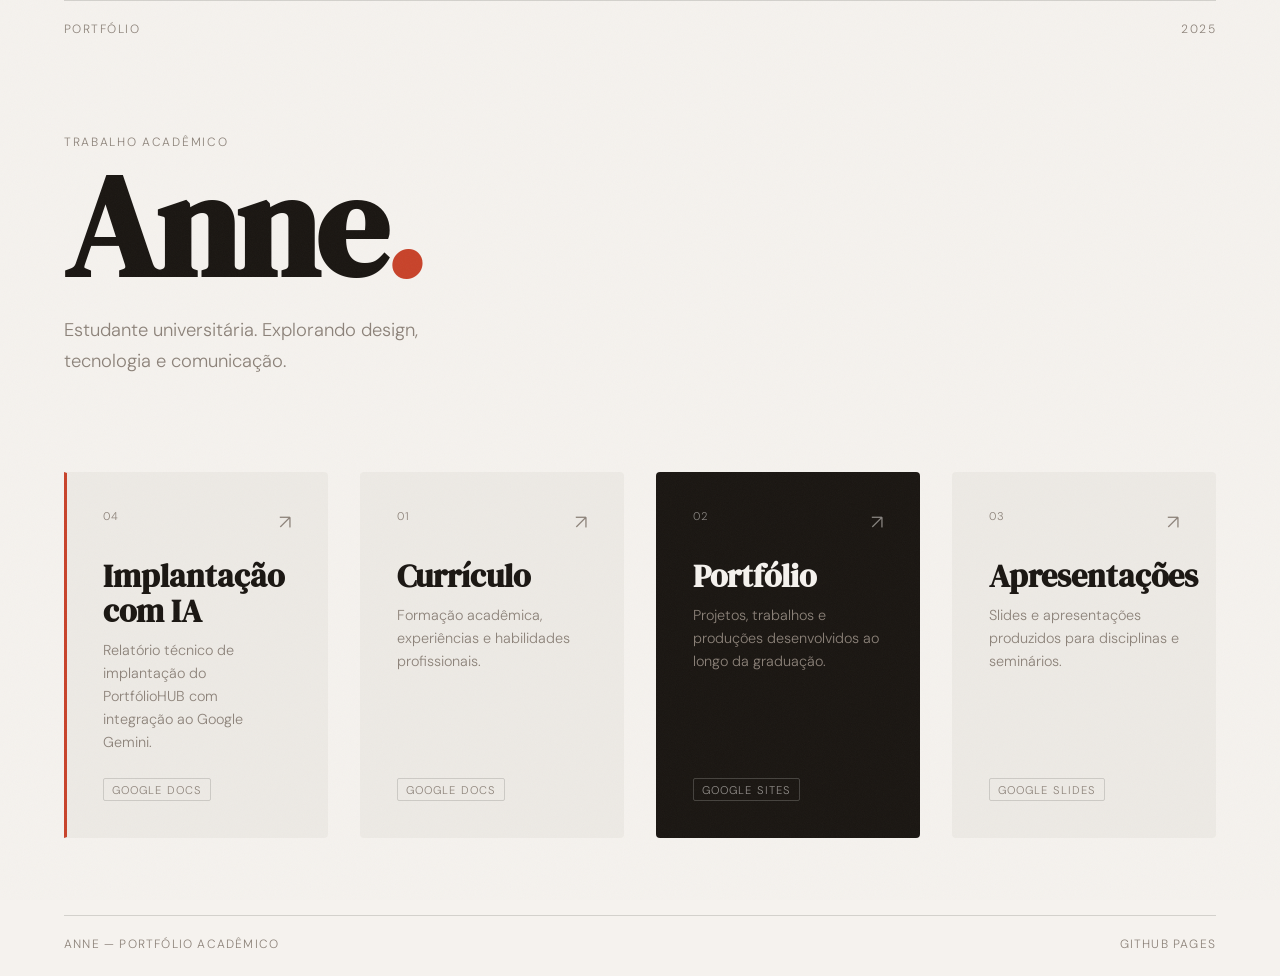
<file: index.html>
<!DOCTYPE html>
<html lang="pt-BR">
<head>
  <meta charset="UTF-8" />
  <meta name="viewport" content="width=device-width, initial-scale=1.0" />
  <title>Anne — Portfólio Acadêmico</title>
  <link rel="stylesheet" href="style.css" />
  <link rel="preconnect" href="https://fonts.googleapis.com" />
  <link rel="preconnect" href="https://fonts.gstatic.com" crossorigin />
  <link href="https://fonts.googleapis.com/css2?family=DM+Serif+Display:ital@0;1&family=DM+Sans:wght@300;400;500&display=swap" rel="stylesheet" />
</head>
<body>

  <div class="noise"></div>

  <header>
    <div class="header-line"></div>
    <nav>
      <span class="nav-label">Portfólio</span>
      <span class="nav-year">2025</span>
    </nav>
  </header>

  <main>
    <section class="hero">
      <p class="hero-sub">Trabalho Acadêmico</p>
      <h1 class="hero-title">Anne<span class="italic">.</span></h1>
      <p class="hero-desc">
        Estudante universitária. Explorando design, tecnologia e comunicação.
      </p>
    </section>

    <section class="cards">
      <a href="https://docs.google.com/document/d/1Kal-LzaAKa-S7jyJVvQgsS77nOZ-u2Gz5mUcZZUxvAM/edit"
   target="_blank" rel="noopener" class="card card--new" data-index="04">
  <div class="card-top">
    <span class="card-number">04</span>
    <span class="card-arrow">↗</span>
  </div>
  <div class="card-body">
    <h2>Implantação com IA</h2>
    <p>Relatório técnico de implantação do PortfólioHUB com integração ao Google Gemini.</p>
  </div>
  <div class="card-tag">Google Docs</div>
      </a>
      <a href="https://docs.google.com/document/d/1nOIeYgte0h-Hmwpap7UnE7oEMToq505pOp7LRnJYfj4/edit?usp=sharing"
         target="_blank" rel="noopener" class="card" data-index="01">
        <div class="card-top">
          <span class="card-number">01</span>
          <span class="card-arrow">↗</span>
        </div>
        <div class="card-body">
          <h2>Currículo</h2>
          <p>Formação acadêmica, experiências e habilidades profissionais.</p>
        </div>
        <div class="card-tag">Google Docs</div>
      </a>

      <a href="https://sites.google.com/view/portifliodeanne/in%C3%ADcio"
         target="_blank" rel="noopener" class="card card--accent" data-index="02">
        <div class="card-top">
          <span class="card-number">02</span>
          <span class="card-arrow">↗</span>
        </div>
        <div class="card-body">
          <h2>Portfólio</h2>
          <p>Projetos, trabalhos e produções desenvolvidos ao longo da graduação.</p>
        </div>
        <div class="card-tag">Google Sites</div>
      </a>

      <a href="https://docs.google.com/presentation/d/12kIoCszHwKB5OZtFZC0VOBTq-nsE5EKAWeilCfMgPgo/edit?usp=sharing"
         target="_blank" rel="noopener" class="card" data-index="03">
        <div class="card-top">
          <span class="card-number">03</span>
          <span class="card-arrow">↗</span>
        </div>
        <div class="card-body">
          <h2>Apresentações</h2>
          <p>Slides e apresentações produzidos para disciplinas e seminários.</p>
        </div>
        <div class="card-tag">Google Slides</div>
      </a>

    </section>
  </main>

  <footer>
    <div class="footer-line"></div>
    <div class="footer-content">
      <span>Anne — Portfólio Acadêmico</span>
      <span>GitHub Pages</span>
    </div>
  </footer>

</body>
</html>
</file>
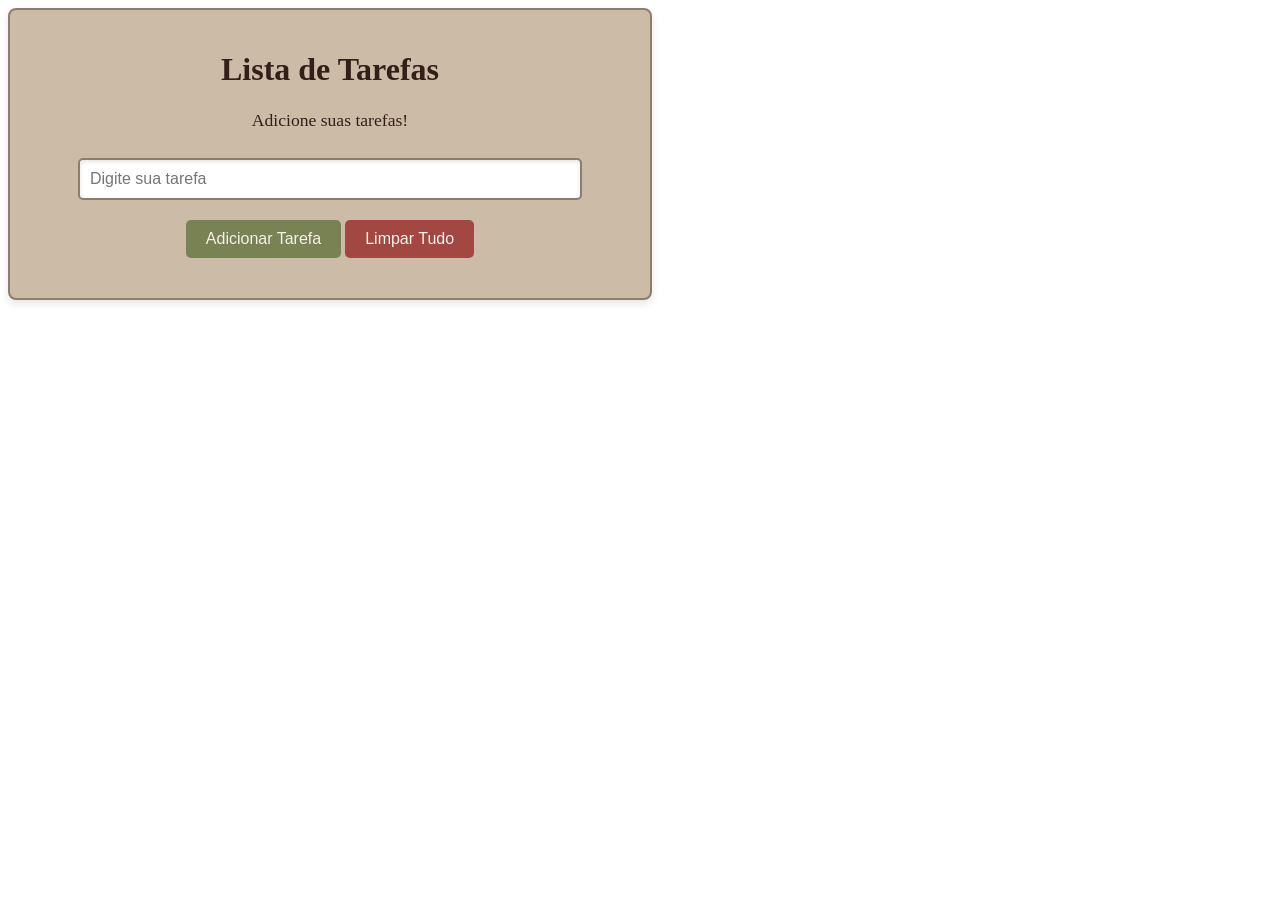
<file: personalProjects/taskManager/index.html>
<!DOCTYPE html>
<html lang="pt-BR">
<head>
  <meta charset="UTF-8">
  <meta name="viewport" content="width=device-width, initial-scale=1.0">
  <title>Lista de Tarefas</title>
  <link rel="stylesheet" href="style.css">
</head>
<body>
  <div class="container">
    <h1>Lista de Tarefas</h1>
    <p>Adicione suas tarefas!</p>
    <input type="text" id="inputTarefa" placeholder="Digite sua tarefa">
    <button onclick="adicionarTarefa()">Adicionar Tarefa</button>
    <button onclick="limparLista()" class="botao_lista">Limpar Tudo</button>
    <p id="mensagem"></p>
    <ul id="listaTarefas">
        
    </ul>
  </div>

  <script src="script.js"></script>

</body>
</html>
</file>
<file: style.css>
/* ── Variables ───────────────────────────────────────────── */
:root {
  --bg:      #F5F2EE;
  --ink:     #1A1612;
  --mid:     #8C8279;
  --accent:  #C8432A;
  --card-bg: #EDEAE5;
  --card-acc:#1A1612;
  --border:  rgba(26, 22, 18, 0.15);

  --font-display: 'DM Serif Display', Georgia, serif;
  --font-body:    'DM Sans', sans-serif;

  --radius: 4px;
  --gap: clamp(1rem, 3vw, 2rem);
}

/* ── Reset ───────────────────────────────────────────────── */
*, *::before, *::after { box-sizing: border-box; margin: 0; padding: 0; }

html { font-size: 16px; scroll-behavior: smooth; }

body {
  background: var(--bg);
  color: var(--ink);
  font-family: var(--font-body);
  font-weight: 300;
  min-height: 100vh;
  display: flex;
  flex-direction: column;
  overflow-x: hidden;
}

a { text-decoration: none; color: inherit; }

/* ── Noise overlay ───────────────────────────────────────── */
.noise {
  position: fixed;
  inset: 0;
  pointer-events: none;
  z-index: 100;
  opacity: 0.035;
  background-image: url("data:image/svg+xml,%3Csvg viewBox='0 0 256 256' xmlns='http://www.w3.org/2000/svg'%3E%3Cfilter id='n'%3E%3CfeTurbulence type='fractalNoise' baseFrequency='0.9' numOctaves='4' stitchTiles='stitch'/%3E%3C/filter%3E%3Crect width='100%25' height='100%25' filter='url(%23n)'/%3E%3C/svg%3E");
  background-size: 200px;
}

/* ── Header ──────────────────────────────────────────────── */
header {
  padding: 0 clamp(1.5rem, 5vw, 4rem);
  animation: fadeDown 0.6s ease both;
}

.header-line {
  height: 1px;
  background: var(--border);
  margin-bottom: 1.25rem;
}

nav {
  display: flex;
  justify-content: space-between;
  align-items: center;
  padding-bottom: 1.25rem;
  font-size: 0.75rem;
  letter-spacing: 0.12em;
  text-transform: uppercase;
  color: var(--mid);
}

/* ── Main ────────────────────────────────────────────────── */
main {
  flex: 1;
  padding: clamp(2rem, 6vw, 5rem) clamp(1.5rem, 5vw, 4rem);
  display: flex;
  flex-direction: column;
  gap: clamp(3rem, 8vw, 6rem);
}

/* ── Hero ────────────────────────────────────────────────── */
.hero {
  max-width: 700px;
  animation: fadeUp 0.7s 0.1s ease both;
}

.hero-sub {
  font-size: 0.75rem;
  letter-spacing: 0.14em;
  text-transform: uppercase;
  color: var(--mid);
  margin-bottom: 0.75rem;
}

.hero-title {
  font-family: var(--font-display);
  font-size: clamp(4rem, 12vw, 9rem);
  line-height: 0.9;
  letter-spacing: -0.02em;
  margin-bottom: 1.5rem;
}

.italic {
  font-style: italic;
  color: var(--accent);
}

.hero-desc {
  font-size: clamp(1rem, 2vw, 1.15rem);
  color: var(--mid);
  line-height: 1.65;
  max-width: 420px;
}

/* ── Cards ───────────────────────────────────────────────── */
.cards {
  display: grid;
  grid-template-columns: repeat(auto-fit, minmax(260px, 1fr));
  gap: var(--gap);
}

.card {
  background: var(--card-bg);
  border-radius: var(--radius);
  padding: clamp(1.5rem, 3vw, 2.25rem);
  display: flex;
  flex-direction: column;
  gap: 1.5rem;
  cursor: pointer;
  transition: transform 0.25s ease, box-shadow 0.25s ease;
  animation: fadeUp 0.7s ease both;
  border: 1px solid transparent;
}

.card:nth-child(1) { animation-delay: 0.2s; }
.card:nth-child(2) { animation-delay: 0.32s; }
.card:nth-child(3) { animation-delay: 0.44s; }

.card:hover {
  transform: translateY(-4px);
  box-shadow: 0 12px 40px rgba(26, 22, 18, 0.1);
  border-color: var(--border);
}

/* Accent card */
.card--accent {
  background: var(--card-acc);
  color: var(--bg);
}

.card--accent .card-number,
.card--accent .card-arrow,
.card--accent p {
  color: rgba(245, 242, 238, 0.5);
}

.card--accent h2 {
  color: var(--bg);
}

.card--accent .card-tag {
  border-color: rgba(245, 242, 238, 0.2);
  color: rgba(245, 242, 238, 0.55);
}

.card--accent:hover {
  border-color: transparent;
  box-shadow: 0 12px 40px rgba(26, 22, 18, 0.3);
}

/* Card internals */
.card-top {
  display: flex;
  justify-content: space-between;
  align-items: flex-start;
}

.card-number {
  font-size: 0.7rem;
  letter-spacing: 0.12em;
  color: var(--mid);
}

.card-arrow {
  font-size: 1.25rem;
  color: var(--mid);
  transition: transform 0.2s ease, color 0.2s ease;
}

.card:hover .card-arrow {
  transform: translate(3px, -3px);
  color: var(--accent);
}

.card--accent:hover .card-arrow {
  color: var(--bg);
}

.card-body h2 {
  font-family: var(--font-display);
  font-size: clamp(1.5rem, 3vw, 2rem);
  line-height: 1.1;
  margin-bottom: 0.6rem;
}

.card-body p {
  font-size: 0.9rem;
  color: var(--mid);
  line-height: 1.6;
}

.card-tag {
  font-size: 0.7rem;
  letter-spacing: 0.1em;
  text-transform: uppercase;
  color: var(--mid);
  border: 1px solid var(--border);
  border-radius: 2px;
  padding: 0.3em 0.7em;
  align-self: flex-start;
  margin-top: auto;
}

/* ── Footer ──────────────────────────────────────────────── */
footer {
  padding: 0 clamp(1.5rem, 5vw, 4rem);
  animation: fadeUp 0.6s 0.5s ease both;
}

.footer-line {
  height: 1px;
  background: var(--border);
  margin-bottom: 1.25rem;
}

.footer-content {
  display: flex;
  justify-content: space-between;
  padding-bottom: 1.5rem;
  font-size: 0.75rem;
  letter-spacing: 0.1em;
  text-transform: uppercase;
  color: var(--mid);
}

/* ── Animations ──────────────────────────────────────────── */
@keyframes fadeUp {
  from { opacity: 0; transform: translateY(18px); }
  to   { opacity: 1; transform: translateY(0); }
}

@keyframes fadeDown {
  from { opacity: 0; transform: translateY(-10px); }
  to   { opacity: 1; transform: translateY(0); }
}
.card--new {
  border-left: 3px solid var(--accent);
  border-radius: 0 var(--radius) var(--radius) 0;
}

.card:nth-child(4) { animation-delay: 0.56s; }
/* ── Responsive ──────────────────────────────────────────── */
@media (max-width: 520px) {
  .cards {
    grid-template-columns: 1fr;
  }

  .hero-title {
    font-size: clamp(3.5rem, 20vw, 5rem);
  }

  .footer-content {
    flex-direction: column;
    gap: 0.4rem;
  }
}
</file>
<file: personalProjects/taskManager/style.css>
style.css
body {
    font-family: Arial, sans-serif;
    display: flex;
    justify-content: center;
    align-items: center;
    height: 100vh;
    margin: 0;
    background-color: #331F19; 
}
.container {
    text-align: center;
    background-color: #CBBBA7;
    padding: 20px;
    border-radius: 8px;
    box-shadow: 0 4px 8px rgba(0, 0, 0, 0.1);
    width: 90%;
    max-width: 600px;
    border: 2px solid #8B7D70;
}
h1 {
    color: #331F19;
}
p {
    color: #331F19;
    font-size: 1.1em;
}
button {
    background-color: #798252;
    color: #F4F0EA;
    padding: 10px 20px;
    border: none;
    border-radius: 5px;
    cursor: pointer;
    font-size: 1em;
    transition: background-color 0.3s ease;
    margin-top: 10px;
}
button:hover {
    background-color: #CCD595;
    color: #504e4d;
}
ul {
    list-style: none;
    padding: 0;
    margin-top: 20px;
}
ul li {
    background-color: #F4F0EA;
    color: #331F19;
    padding: 10px;
    margin: 5px 0;
    border-radius: 5px;
    box-shadow: 0 2px 4px rgba(0, 0, 0, 0.1);
}

/* Estilo para o campo de entrada */
input[type="text"] {
    padding: 10px;
    width: 80%;
    max-width: 500px;
    margin-top: 10px;
    margin-bottom: 10px;
    border: 2px solid #8B7D70;
    border-radius: 5px;
    font-size: 1em;
    box-shadow: inset 0 2px 4px rgba(0, 0, 0, 0.1);
    outline: none;
    transition: border-color 0.3s ease;
}
input[type="text"]:focus {
    border-color: #60041A;
    box-shadow: inset 0 2px 4px rgba(96, 4, 26, 0.3);
}
button.remover {
    background-color: #A34743;
    color: #F4F0EA;
    padding: 5px 5px;
    border: none;
    border-radius: 5px;
    cursor: pointer;
    font-size: 0.6em;
    margin-left: 5px;
    transition: background-color 0.3s ease;
}
button.remover:hover {
    background-color: #60041A;
}
button.editar {
    background-color: #331F19;
    color: #F4F0EA;
    padding: 5px 5px;
    border: none;
    border-radius: 5px;
    cursor: pointer;
    font-size: 0.6em;
    margin-left: 5px;
    transition: background-color 0.3s ease;
}
button.editar:hover {
    background-color: #744d41;
}

.botao_lista {
    background-color: #A34743;
}

.botao_lista:hover {
    background-color: #60041A;
    color: #F4F0EA;
}
</file>
